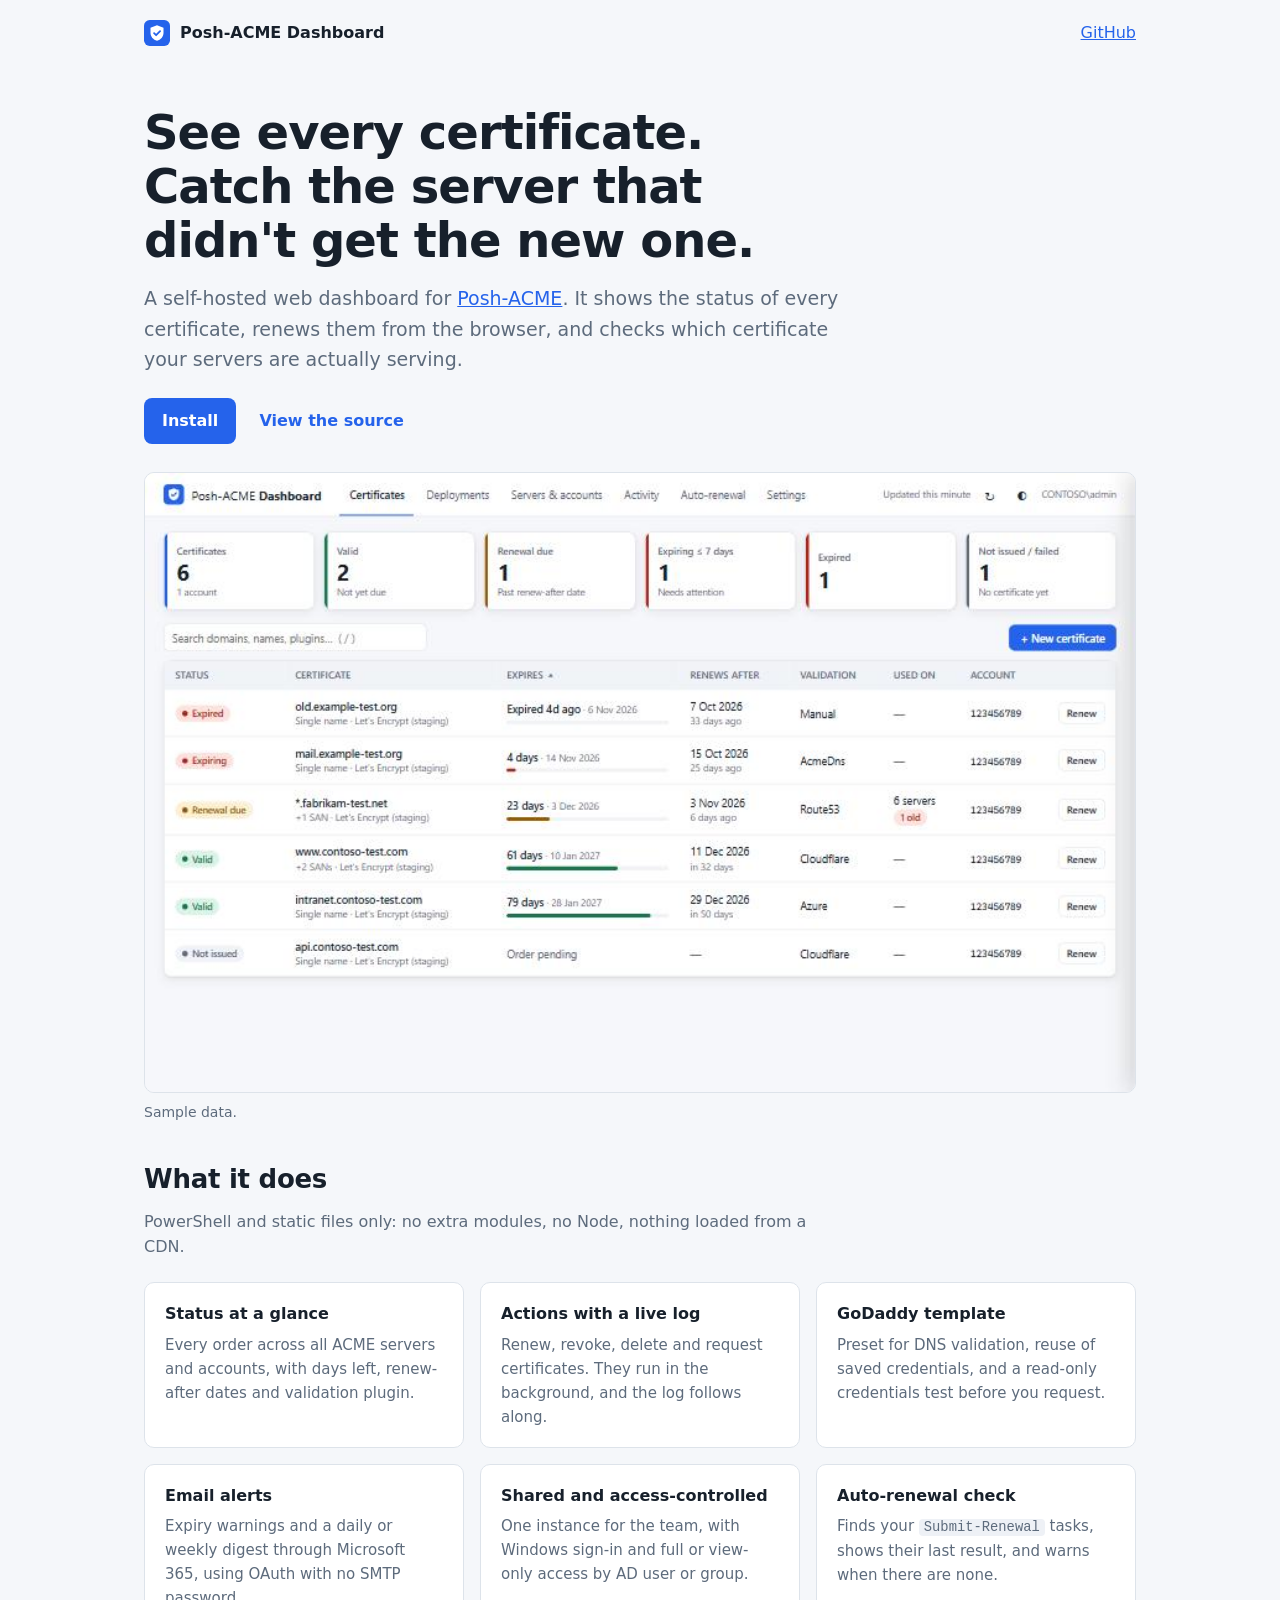
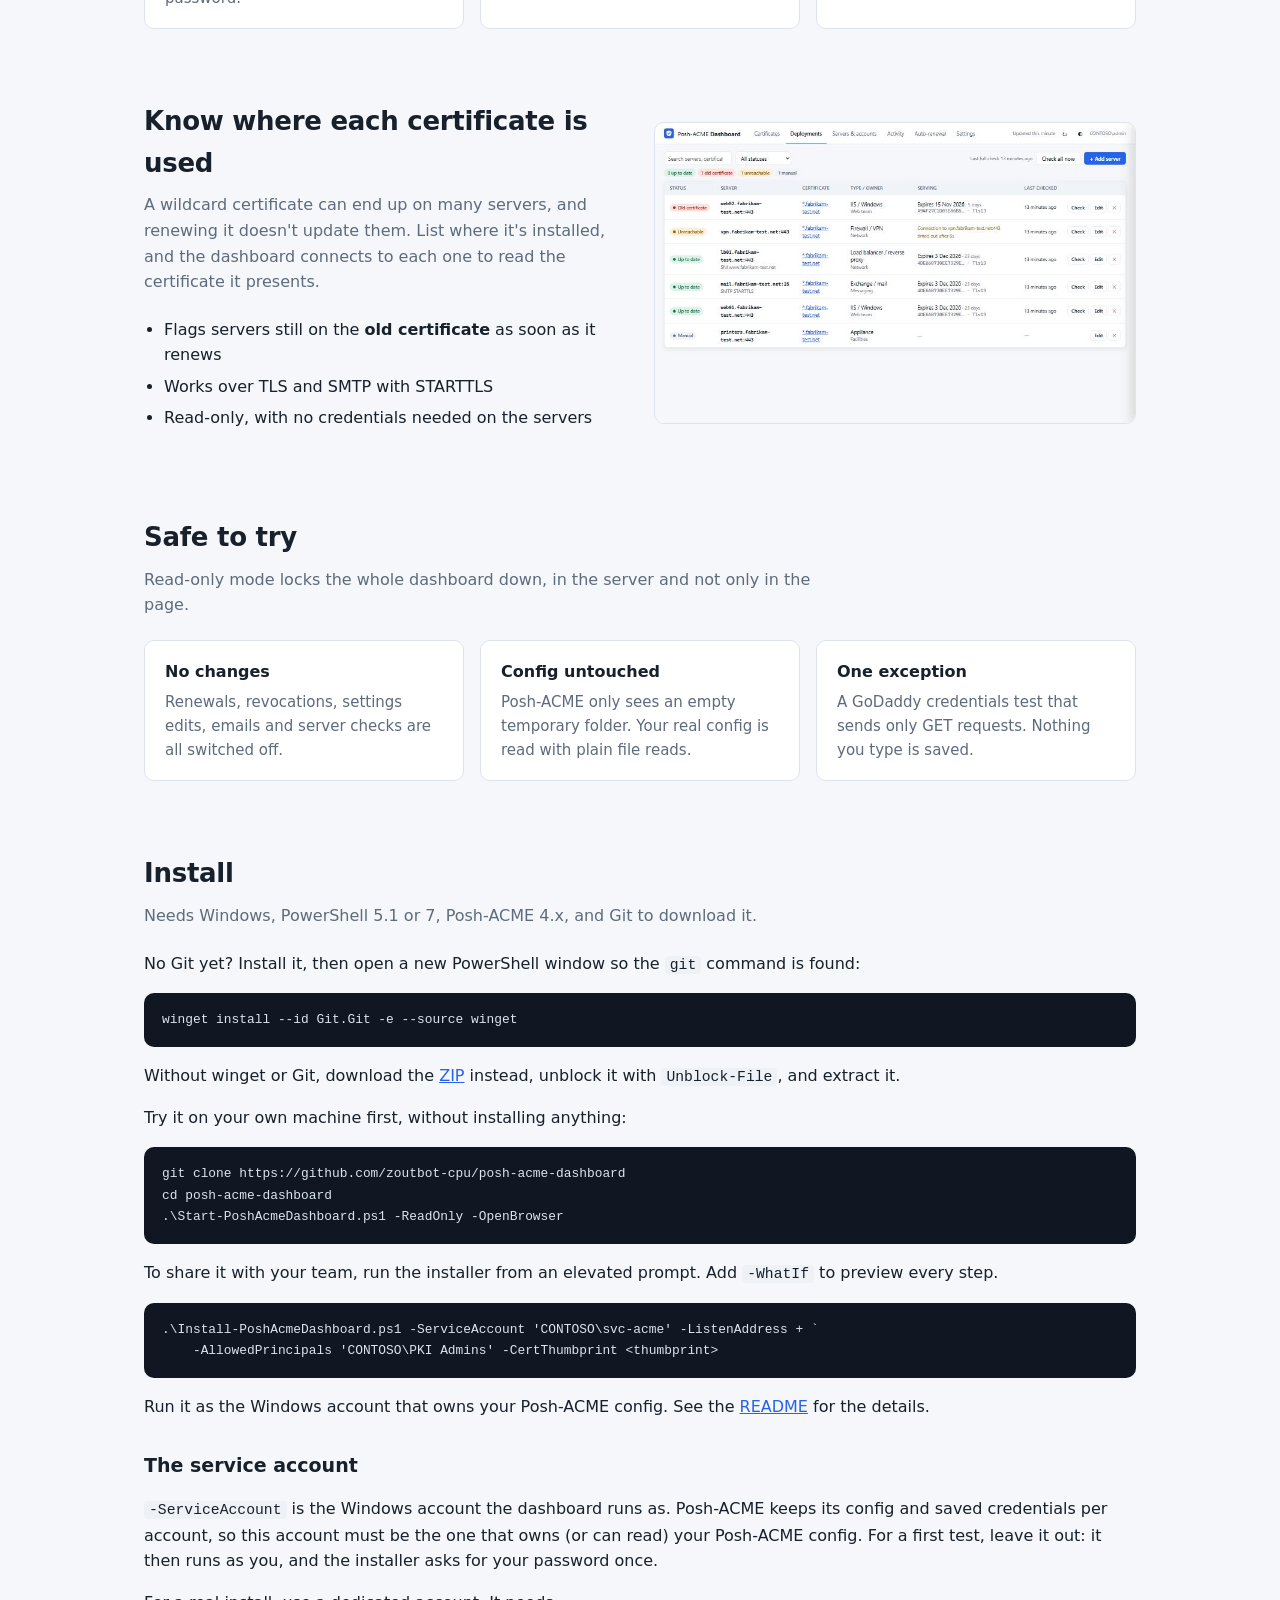
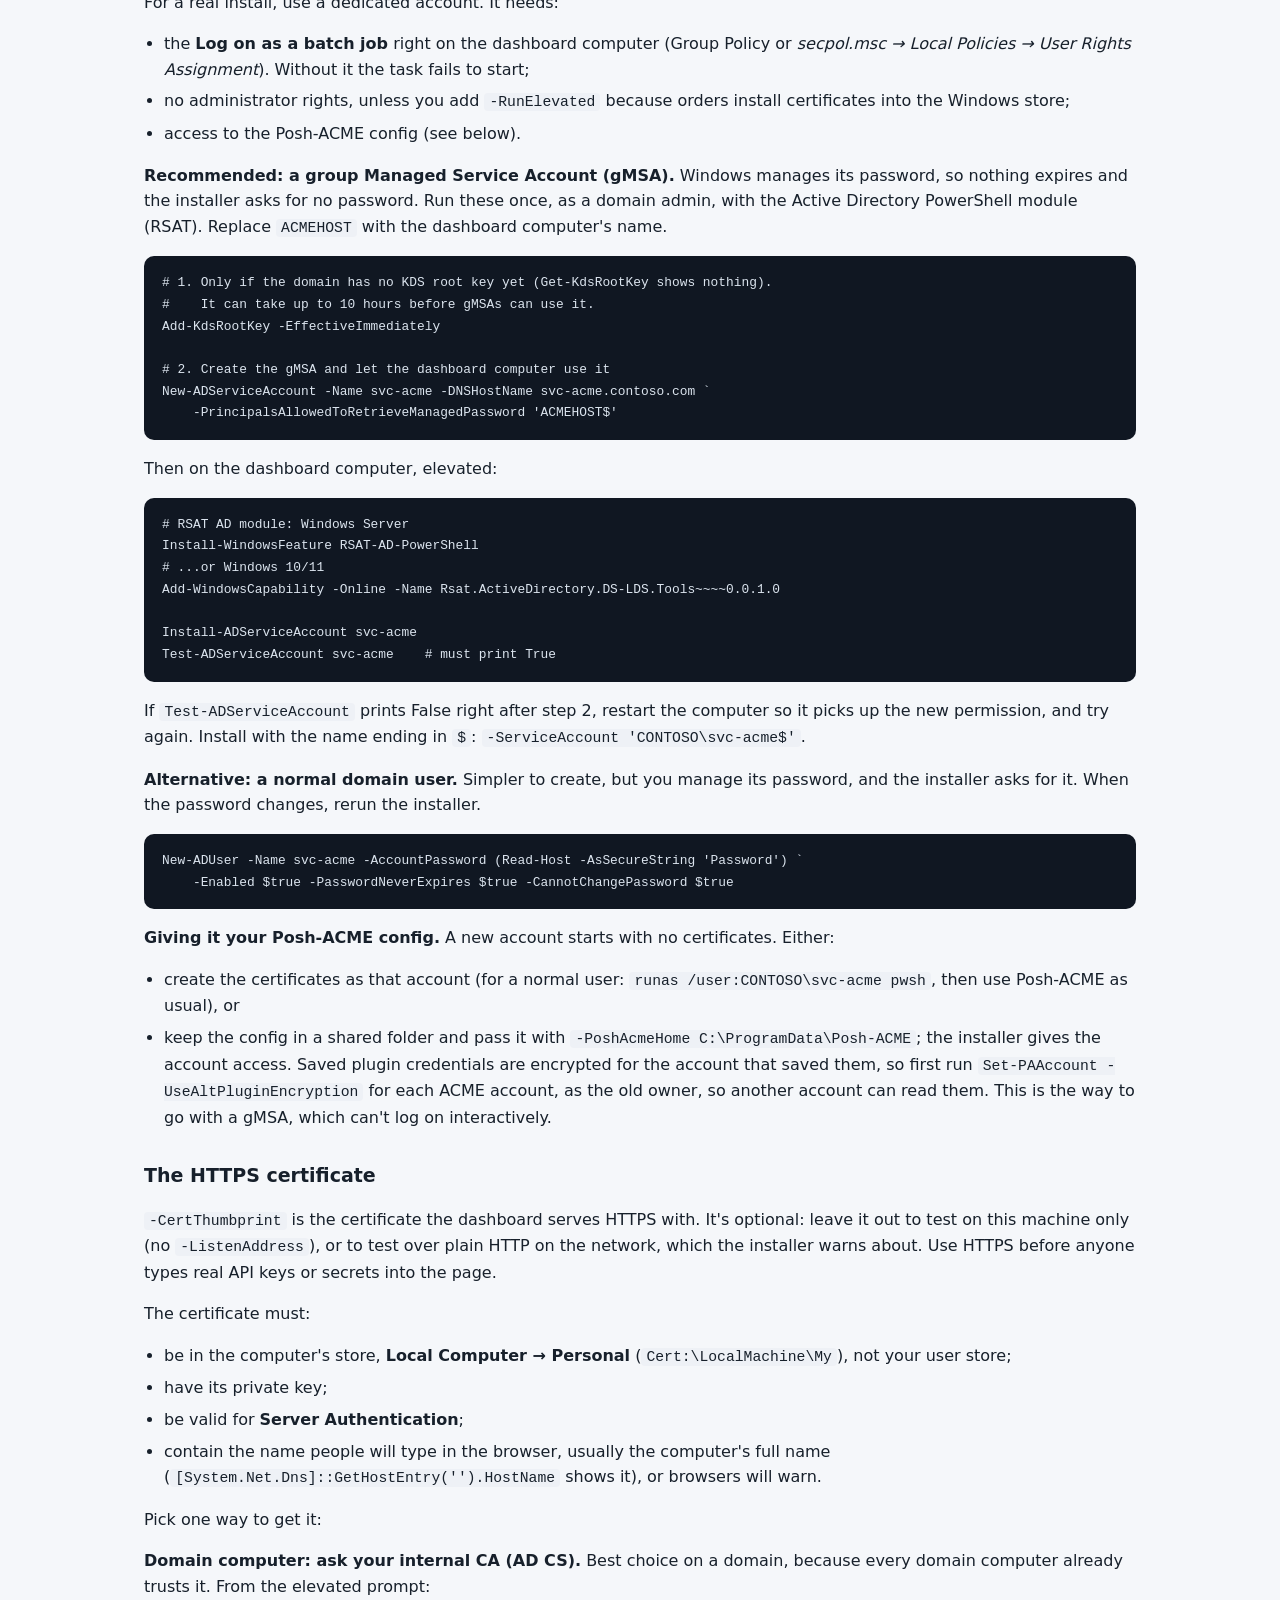
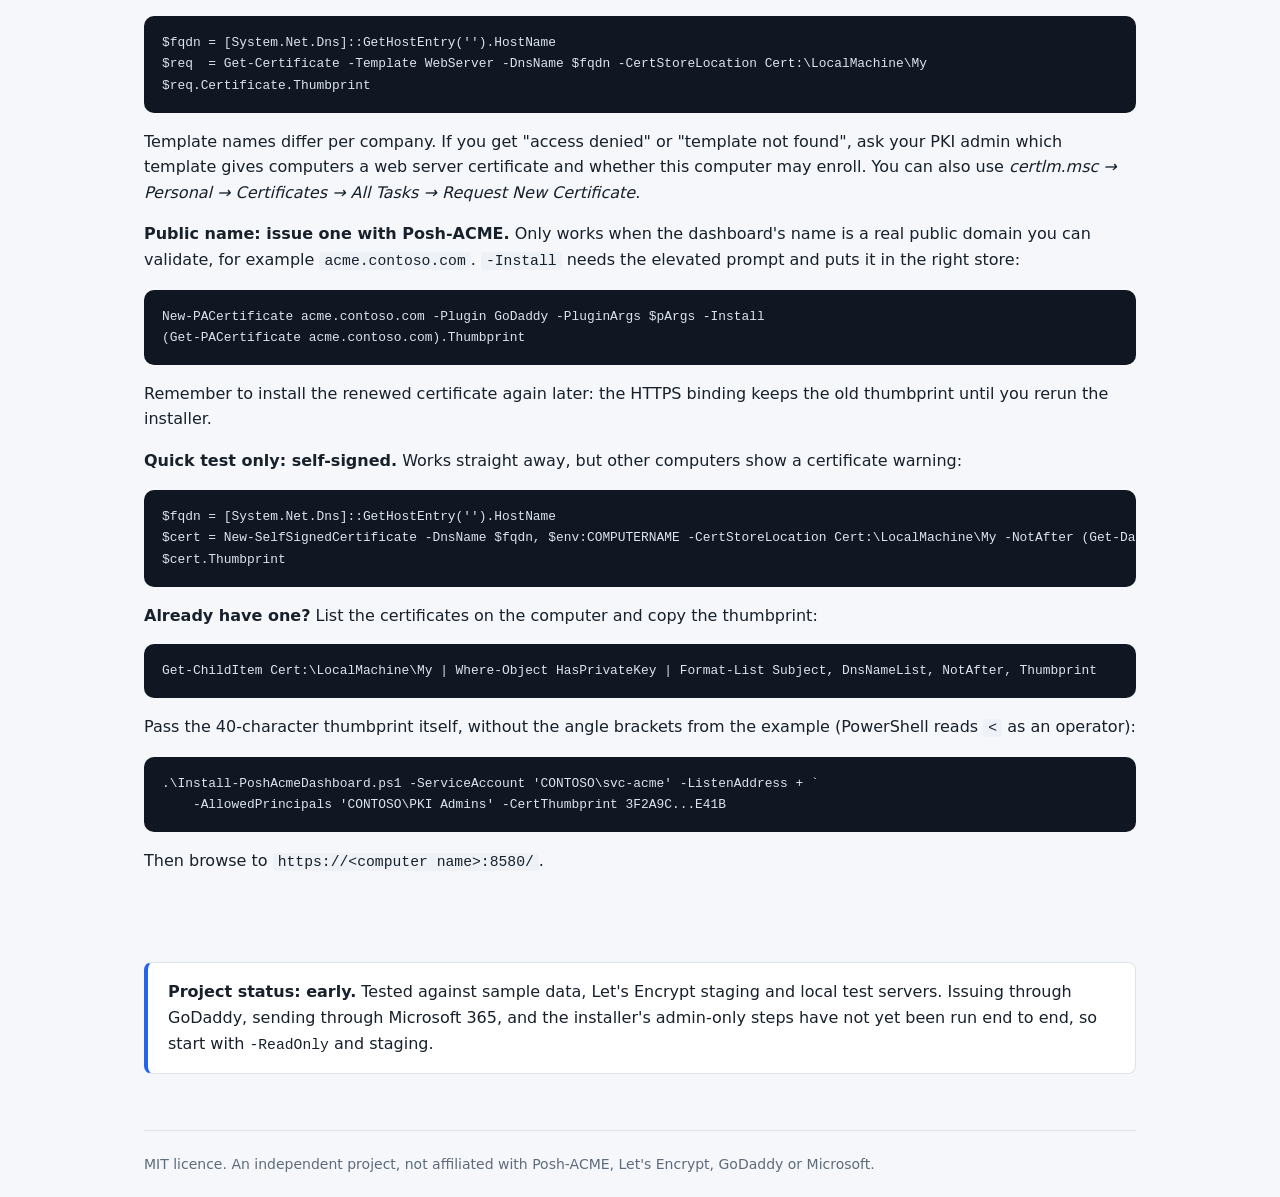
<file: docs/index.html>
<!doctype html>
<html lang="en">
<head>
  <meta charset="utf-8">
  <meta name="viewport" content="width=device-width, initial-scale=1">
  <title>Posh-ACME Dashboard</title>
  <meta name="description" content="A self-hosted web dashboard for Posh-ACME: see every certificate's status, renew from the browser, and find servers still using an old certificate.">
  <link rel="icon" href="assets/favicon.svg" type="image/svg+xml">
  <style>
    :root {
      --bg: #f5f7fa; --surface: #fff; --surface-2: #eef1f6; --border: #dde3ea;
      --text: #17202b; --muted: #5d6b7c; --accent: #2563eb; --code-bg: #101722; --code-text: #dbe4ee;
      color-scheme: light dark;
    }
    @media (prefers-color-scheme: dark) {
      :root { --bg: #0f141b; --surface: #171e27; --surface-2: #1e2732; --border: #2c3744; --text: #e6ebf1; --muted: #93a1b2; --accent: #6ea0ff; --code-bg: #0a0f15; }
    }
    * { box-sizing: border-box; }
    body { margin: 0; background: var(--bg); color: var(--text); font: 16px/1.6 "Segoe UI", system-ui, -apple-system, sans-serif; }
    a { color: var(--accent); }
    .wrap { max-width: 1040px; margin: 0 auto; padding: 0 24px; }
    header.top { display: flex; align-items: center; justify-content: space-between; gap: 16px; padding: 20px 0; }
    .brand { display: flex; align-items: center; gap: 10px; font-weight: 650; }
    .hero { padding: 40px 0 28px; max-width: 720px; }
    h1 { font-size: clamp(32px, 6vw, 48px); line-height: 1.12; letter-spacing: -.02em; margin: 0 0 16px; }
    .lede { font-size: 19px; color: var(--muted); margin: 0 0 24px; }
    .btn { display: inline-block; padding: 10px 18px; border-radius: 8px; background: var(--accent); color: #fff; font-weight: 600; text-decoration: none; }
    .btn.alt { background: none; color: var(--accent); }
    figure { margin: 0; }
    .shot { display: block; width: 100%; height: auto; border: 1px solid var(--border); border-radius: 10px; }
    figcaption { color: var(--muted); font-size: 14px; margin-top: 8px; }
    section { padding: 36px 0; }
    h2 { font-size: 26px; letter-spacing: -.01em; margin: 0 0 8px; }
    .sub { color: var(--muted); margin: 0 0 22px; max-width: 680px; }
    .grid { display: grid; grid-template-columns: repeat(3, minmax(0, 1fr)); gap: 16px; }
    .card { background: var(--surface); border: 1px solid var(--border); border-radius: 10px; padding: 18px 20px; }
    .card h3 { font-size: 16px; margin: 0 0 6px; }
    .card p { margin: 0; color: var(--muted); font-size: 15px; }
    .split { display: grid; grid-template-columns: 1fr 1fr; gap: 28px; align-items: center; }
    pre { background: var(--code-bg); color: var(--code-text); padding: 16px 18px; border-radius: 10px; overflow-x: auto; font: 14px/1.55 ui-monospace, "Cascadia Code", Consolas, monospace; margin: 0 0 14px; }
    code { font-family: ui-monospace, "Cascadia Code", Consolas, monospace; font-size: .92em; }
    p code, li code { background: var(--surface-2); padding: 1px 5px; border-radius: 4px; }
    h3 { font-size: 19px; margin: 30px 0 8px; }
    ul { padding-left: 20px; margin: 0 0 14px; }
    li { margin-bottom: 6px; }
    .status { background: var(--surface); border: 1px solid var(--border); border-left: 4px solid var(--accent); border-radius: 8px; padding: 16px 20px; }
    footer { border-top: 1px solid var(--border); padding: 22px 0 40px; color: var(--muted); font-size: 14px; margin-top: 20px; }
    @media (max-width: 800px) { .grid, .split { grid-template-columns: 1fr; } .wrap { padding: 0 16px; } }
  </style>
</head>
<body>
  <div class="wrap">
    <header class="top">
      <div class="brand"><img src="assets/favicon.svg" width="26" height="26" alt=""> Posh-ACME Dashboard</div>
      <a href="https://github.com/zoutbot-cpu/posh-acme-dashboard">GitHub</a>
    </header>

    <div class="hero">
      <h1>See every certificate. Catch the server that didn't get the new one.</h1>
      <p class="lede">A self-hosted web dashboard for <a href="https://poshac.me">Posh-ACME</a>. It shows the status of every certificate, renews them from the browser, and checks which certificate your servers are actually serving.</p>
      <a class="btn" href="#install">Install</a>
      <a class="btn alt" href="https://github.com/zoutbot-cpu/posh-acme-dashboard">View the source</a>
    </div>

    <figure>
      <img class="shot" src="assets/certificates.png" width="800" height="500" alt="Certificates table showing expired, expiring, renewal-due and valid certificates with days remaining">
      <figcaption>Sample data.</figcaption>
    </figure>

    <section>
      <h2>What it does</h2>
      <p class="sub">PowerShell and static files only: no extra modules, no Node, nothing loaded from a CDN.</p>
      <div class="grid">
        <div class="card"><h3>Status at a glance</h3><p>Every order across all ACME servers and accounts, with days left, renew-after dates and validation plugin.</p></div>
        <div class="card"><h3>Actions with a live log</h3><p>Renew, revoke, delete and request certificates. They run in the background, and the log follows along.</p></div>
        <div class="card"><h3>GoDaddy template</h3><p>Preset for DNS validation, reuse of saved credentials, and a read-only credentials test before you request.</p></div>
        <div class="card"><h3>Email alerts</h3><p>Expiry warnings and a daily or weekly digest through Microsoft 365, using OAuth with no SMTP password.</p></div>
        <div class="card"><h3>Shared and access-controlled</h3><p>One instance for the team, with Windows sign-in and full or view-only access by AD user or group.</p></div>
        <div class="card"><h3>Auto-renewal check</h3><p>Finds your <code>Submit-Renewal</code> tasks, shows their last result, and warns when there are none.</p></div>
      </div>
    </section>

    <section>
      <div class="split">
        <div>
          <h2>Know where each certificate is used</h2>
          <p class="sub">A wildcard certificate can end up on many servers, and renewing it doesn't update them. List where it's installed, and the dashboard connects to each one to read the certificate it presents.</p>
          <ul>
            <li>Flags servers still on the <strong>old certificate</strong> as soon as it renews</li>
            <li>Works over TLS and SMTP with STARTTLS</li>
            <li>Read-only, with no credentials needed on the servers</li>
          </ul>
        </div>
        <figure><img class="shot" src="assets/deployments.png" width="800" height="500" loading="lazy" alt="Deployments table showing servers that are up to date, on an old certificate, or unreachable"></figure>
      </div>
    </section>

    <section>
      <h2>Safe to try</h2>
      <p class="sub">Read-only mode locks the whole dashboard down, in the server and not only in the page.</p>
      <div class="grid">
        <div class="card"><h3>No changes</h3><p>Renewals, revocations, settings edits, emails and server checks are all switched off.</p></div>
        <div class="card"><h3>Config untouched</h3><p>Posh-ACME only sees an empty temporary folder. Your real config is read with plain file reads.</p></div>
        <div class="card"><h3>One exception</h3><p>A GoDaddy credentials test that sends only GET requests. Nothing you type is saved.</p></div>
      </div>
    </section>

    <section id="install">
      <h2>Install</h2>
      <p class="sub">Needs Windows, PowerShell 5.1 or 7, Posh-ACME 4.x, and Git to download it.</p>
      <p>No Git yet? Install it, then open a new PowerShell window so the <code>git</code> command is found:</p>
      <pre><code>winget install --id Git.Git -e --source winget</code></pre>
      <p>Without winget or Git, download the <a href="https://github.com/zoutbot-cpu/posh-acme-dashboard/archive/refs/heads/main.zip">ZIP</a> instead, unblock it with <code>Unblock-File</code>, and extract it.</p>
      <p>Try it on your own machine first, without installing anything:</p>
      <pre><code>git clone https://github.com/zoutbot-cpu/posh-acme-dashboard
cd posh-acme-dashboard
.\Start-PoshAcmeDashboard.ps1 -ReadOnly -OpenBrowser</code></pre>
      <p>To share it with your team, run the installer from an elevated prompt. Add <code>-WhatIf</code> to preview every step.</p>
      <pre><code>.\Install-PoshAcmeDashboard.ps1 -ServiceAccount 'CONTOSO\svc-acme' -ListenAddress + `
    -AllowedPrincipals 'CONTOSO\PKI Admins' -CertThumbprint &lt;thumbprint&gt;</code></pre>
      <p>Run it as the Windows account that owns your Posh-ACME config. See the <a href="https://github.com/zoutbot-cpu/posh-acme-dashboard#readme">README</a> for the details.</p>

      <h3 id="service-account">The service account</h3>
      <p><code>-ServiceAccount</code> is the Windows account the dashboard runs as. Posh-ACME keeps its config and saved credentials per account, so this account must be the one that owns (or can read) your Posh-ACME config. For a first test, leave it out: it then runs as you, and the installer asks for your password once.</p>
      <p>For a real install, use a dedicated account. It needs:</p>
      <ul>
        <li>the <strong>Log on as a batch job</strong> right on the dashboard computer (Group Policy or <em>secpol.msc → Local Policies → User Rights Assignment</em>). Without it the task fails to start;</li>
        <li>no administrator rights, unless you add <code>-RunElevated</code> because orders install certificates into the Windows store;</li>
        <li>access to the Posh-ACME config (see below).</li>
      </ul>

      <p><strong>Recommended: a group Managed Service Account (gMSA).</strong> Windows manages its password, so nothing expires and the installer asks for no password. Run these once, as a domain admin, with the Active Directory PowerShell module (RSAT). Replace <code>ACMEHOST</code> with the dashboard computer's name.</p>
      <pre><code># 1. Only if the domain has no KDS root key yet (Get-KdsRootKey shows nothing).
#    It can take up to 10 hours before gMSAs can use it.
Add-KdsRootKey -EffectiveImmediately

# 2. Create the gMSA and let the dashboard computer use it
New-ADServiceAccount -Name svc-acme -DNSHostName svc-acme.contoso.com `
    -PrincipalsAllowedToRetrieveManagedPassword 'ACMEHOST$'</code></pre>
      <p>Then on the dashboard computer, elevated:</p>
      <pre><code># RSAT AD module: Windows Server
Install-WindowsFeature RSAT-AD-PowerShell
# ...or Windows 10/11
Add-WindowsCapability -Online -Name Rsat.ActiveDirectory.DS-LDS.Tools~~~~0.0.1.0

Install-ADServiceAccount svc-acme
Test-ADServiceAccount svc-acme    # must print True</code></pre>
      <p>If <code>Test-ADServiceAccount</code> prints False right after step 2, restart the computer so it picks up the new permission, and try again. Install with the name ending in <code>$</code>: <code>-ServiceAccount 'CONTOSO\svc-acme$'</code>.</p>

      <p><strong>Alternative: a normal domain user.</strong> Simpler to create, but you manage its password, and the installer asks for it. When the password changes, rerun the installer.</p>
      <pre><code>New-ADUser -Name svc-acme -AccountPassword (Read-Host -AsSecureString 'Password') `
    -Enabled $true -PasswordNeverExpires $true -CannotChangePassword $true</code></pre>

      <p><strong>Giving it your Posh-ACME config.</strong> A new account starts with no certificates. Either:</p>
      <ul>
        <li>create the certificates as that account (for a normal user: <code>runas /user:CONTOSO\svc-acme pwsh</code>, then use Posh-ACME as usual), or</li>
        <li>keep the config in a shared folder and pass it with <code>-PoshAcmeHome C:\ProgramData\Posh-ACME</code>; the installer gives the account access. Saved plugin credentials are encrypted for the account that saved them, so first run <code>Set-PAAccount -UseAltPluginEncryption</code> for each ACME account, as the old owner, so another account can read them. This is the way to go with a gMSA, which can't log on interactively.</li>
      </ul>

      <h3 id="https-certificate">The HTTPS certificate</h3>
      <p><code>-CertThumbprint</code> is the certificate the dashboard serves HTTPS with. It's optional: leave it out to test on this machine only (no <code>-ListenAddress</code>), or to test over plain HTTP on the network, which the installer warns about. Use HTTPS before anyone types real API keys or secrets into the page.</p>
      <p>The certificate must:</p>
      <ul>
        <li>be in the computer's store, <strong>Local Computer → Personal</strong> (<code>Cert:\LocalMachine\My</code>), not your user store;</li>
        <li>have its private key;</li>
        <li>be valid for <strong>Server Authentication</strong>;</li>
        <li>contain the name people will type in the browser, usually the computer's full name (<code>[System.Net.Dns]::GetHostEntry('').HostName</code> shows it), or browsers will warn.</li>
      </ul>
      <p>Pick one way to get it:</p>

      <p><strong>Domain computer: ask your internal CA (AD CS).</strong> Best choice on a domain, because every domain computer already trusts it. From the elevated prompt:</p>
      <pre><code>$fqdn = [System.Net.Dns]::GetHostEntry('').HostName
$req  = Get-Certificate -Template WebServer -DnsName $fqdn -CertStoreLocation Cert:\LocalMachine\My
$req.Certificate.Thumbprint</code></pre>
      <p>Template names differ per company. If you get "access denied" or "template not found", ask your PKI admin which template gives computers a web server certificate and whether this computer may enroll. You can also use <em>certlm.msc → Personal → Certificates → All Tasks → Request New Certificate</em>.</p>

      <p><strong>Public name: issue one with Posh-ACME.</strong> Only works when the dashboard's name is a real public domain you can validate, for example <code>acme.contoso.com</code>. <code>-Install</code> needs the elevated prompt and puts it in the right store:</p>
      <pre><code>New-PACertificate acme.contoso.com -Plugin GoDaddy -PluginArgs $pArgs -Install
(Get-PACertificate acme.contoso.com).Thumbprint</code></pre>
      <p>Remember to install the renewed certificate again later: the HTTPS binding keeps the old thumbprint until you rerun the installer.</p>

      <p><strong>Quick test only: self-signed.</strong> Works straight away, but other computers show a certificate warning:</p>
      <pre><code>$fqdn = [System.Net.Dns]::GetHostEntry('').HostName
$cert = New-SelfSignedCertificate -DnsName $fqdn, $env:COMPUTERNAME -CertStoreLocation Cert:\LocalMachine\My -NotAfter (Get-Date).AddYears(1)
$cert.Thumbprint</code></pre>

      <p><strong>Already have one?</strong> List the certificates on the computer and copy the thumbprint:</p>
      <pre><code>Get-ChildItem Cert:\LocalMachine\My | Where-Object HasPrivateKey | Format-List Subject, DnsNameList, NotAfter, Thumbprint</code></pre>
      <p>Pass the 40-character thumbprint itself, without the angle brackets from the example (PowerShell reads <code>&lt;</code> as an operator):</p>
      <pre><code>.\Install-PoshAcmeDashboard.ps1 -ServiceAccount 'CONTOSO\svc-acme' -ListenAddress + `
    -AllowedPrincipals 'CONTOSO\PKI Admins' -CertThumbprint 3F2A9C...E41B</code></pre>
      <p>Then browse to <code>https://&lt;computer name&gt;:8580/</code>.</p>
    </section>

    <section>
      <div class="status">
        <strong>Project status: early.</strong> Tested against sample data, Let's Encrypt staging and local test servers. Issuing through GoDaddy, sending through Microsoft 365, and the installer's admin-only steps have not yet been run end to end, so start with <code>-ReadOnly</code> and staging.
      </div>
    </section>

    <footer>
      MIT licence. An independent project, not affiliated with Posh-ACME, Let's Encrypt, GoDaddy or Microsoft.
    </footer>
  </div>
</body>
</html>
</file>
